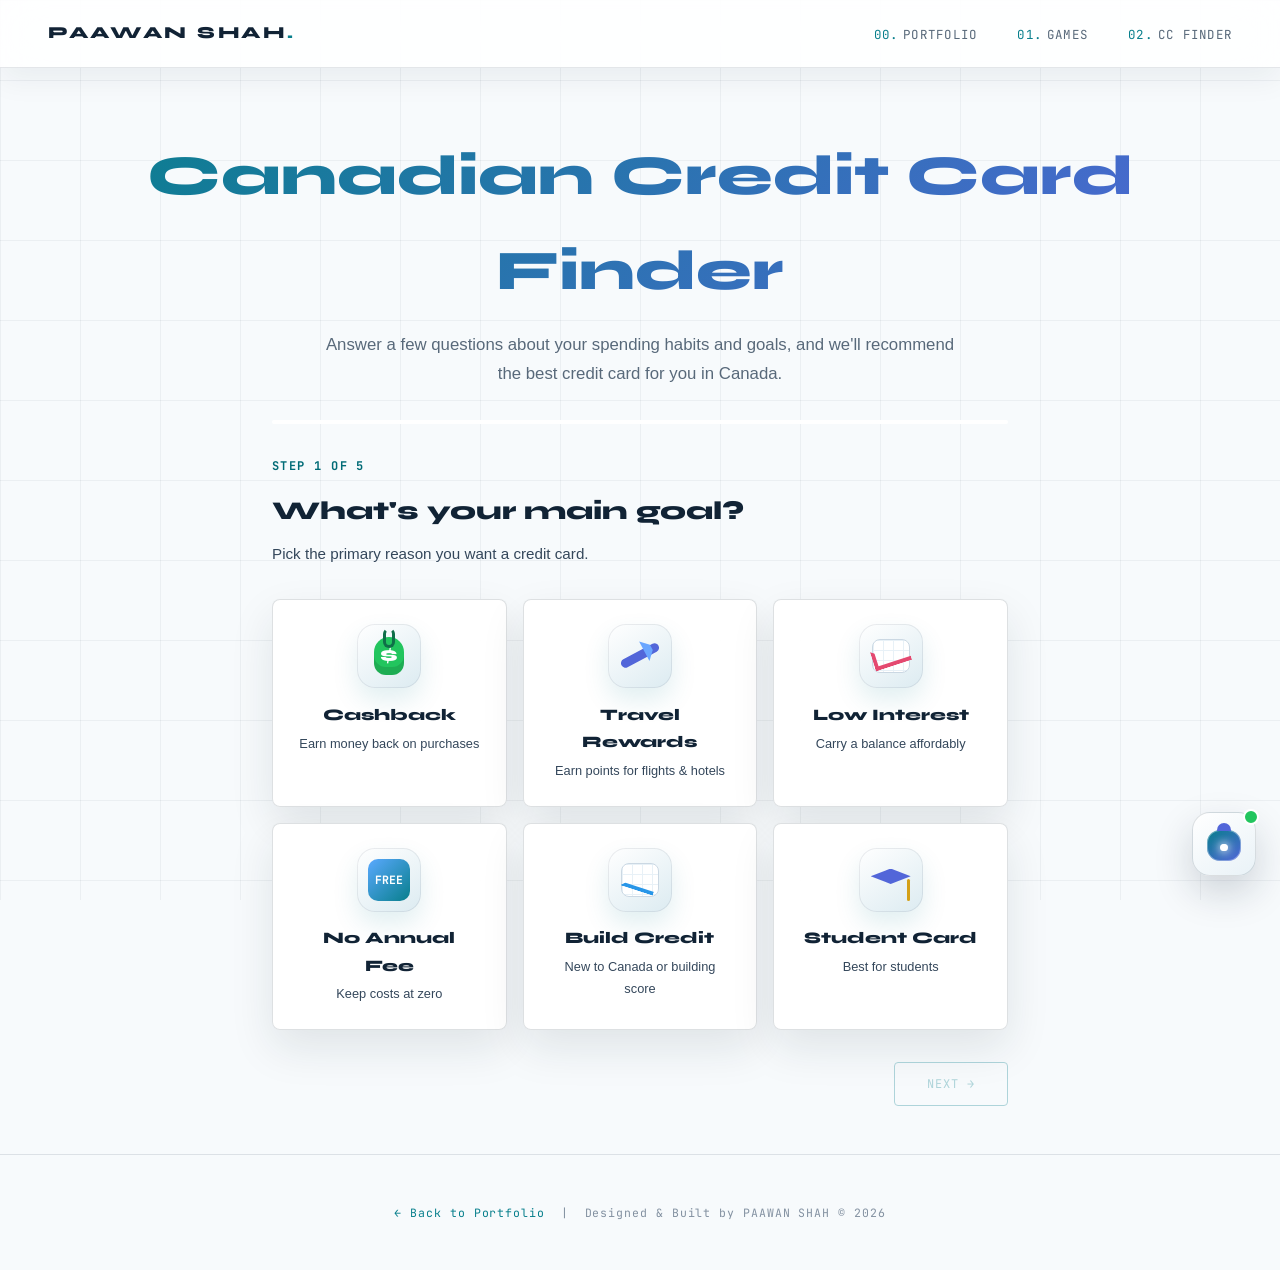
<file: credit-card-finder.html>
<!DOCTYPE html>
<html lang="en">
<head>
  <meta charset="UTF-8" />
  <meta name="viewport" content="width=device-width, initial-scale=1.0" />
  <title>Canadian Credit Card Finder — Paawan Shah</title>
  <meta name="description" content="Find the best Canadian credit card for your spending habits. Compare cashback, travel rewards, low interest, and no-fee cards." />
  <link rel="icon" type="image/svg+xml" href="favicon.svg" />
  <meta name="theme-color" content="#f7fafc" />
  <link rel="preconnect" href="https://fonts.googleapis.com">
  <link rel="preconnect" href="https://fonts.gstatic.com" crossorigin>
  <link href="https://fonts.googleapis.com/css2?family=Syne:wght@400;500;600;700;800&family=General+Sans:wght@300;400;500;600&family=JetBrains+Mono:wght@400;500&display=swap" rel="stylesheet">
  <style>
    :root {
      --bg-primary: #f7fafc; --bg-secondary: #edf4f7; --bg-card: #ffffff;
      --bg-card-hover: #f1f7fb; --text-primary: #112335; --text-secondary: #58697a;
      --text-muted: #8391a1; --accent: #087f8c; --accent-dim: rgba(8,127,140,0.1);
      --accent-glow: rgba(8,127,140,0.16); --accent-secondary: #5266d9;
      --border: rgba(17,35,53,0.11); --border-hover: rgba(17,35,53,0.22);
      --gradient-1: linear-gradient(135deg, #087f8c 0%, #5266d9 100%);
      --font-display: 'Syne', sans-serif; --font-body: 'General Sans', sans-serif;
      --font-mono: 'JetBrains Mono', monospace; --transition: cubic-bezier(0.16,1,0.3,1);
      --gold: #d4a017; --silver: #9aa6b2; --bronze: #b56b33;
    }
    *, *::before, *::after { margin:0; padding:0; box-sizing:border-box; }
    html { scroll-behavior: smooth; }
    body { font-family: var(--font-body); background: var(--bg-primary); color: var(--text-primary); line-height:1.7; overflow-x:hidden; -webkit-font-smoothing: antialiased; }
    ::selection { background: var(--accent); color: var(--bg-primary); }
    a { color: inherit; text-decoration: none; }

    .grid-bg { position:fixed; inset:0; background-image: linear-gradient(var(--border) 1px, transparent 1px), linear-gradient(90deg, var(--border) 1px, transparent 1px); background-size:80px 80px; opacity:0.45; pointer-events:none; z-index:-1; }

    nav { position:fixed; top:0; left:0; right:0; z-index:1000; padding:1.2rem 3rem; display:flex; justify-content:space-between; align-items:center; backdrop-filter:blur(20px) saturate(180%); background:rgba(255,255,255,0.84); border-bottom:1px solid var(--border); box-shadow:0 12px 30px rgba(17,35,53,0.06); }
    .nav-logo { font-family:var(--font-display); font-weight:800; font-size:1.05rem; letter-spacing:0.16em; text-transform:uppercase; }
    .nav-logo span { color: var(--accent); }
    .nav-links { display:flex; gap:2.5rem; list-style:none; }
    .nav-links a { font-family:var(--font-mono); font-size:0.78rem; text-transform:uppercase; letter-spacing:0.1em; color:var(--text-secondary); transition:color 0.3s ease; }
    .nav-links a:hover { color: var(--accent); }
    .nav-link-num { color: var(--accent); margin-right:0.3rem; }

    .page-header { padding:8rem 3rem 2rem; max-width:1400px; margin:0 auto; text-align:center; }
    .page-header h1 { font-family:var(--font-display); font-size:clamp(2rem,5vw,3.5rem); font-weight:800; background:var(--gradient-1); -webkit-background-clip:text; -webkit-text-fill-color:transparent; background-clip:text; margin-bottom:0.8rem; }
    .page-header p { color:var(--text-secondary); font-size:1.05rem; max-width:650px; margin:0 auto; }

    /* ========== WIZARD ========== */
    .wizard { max-width:800px; margin:2rem auto; padding:0 2rem; }
    .step { display:none; animation: fadeIn 0.4s ease; }
    .step.active { display: block; }
    @keyframes fadeIn { from { opacity:0; transform:translateY(15px); } to { opacity:1; transform:translateY(0); } }

    .step-counter { font-family:var(--font-mono); font-size:0.75rem; color:#006b76; text-transform:uppercase; letter-spacing:0.12em; margin-bottom:0.8rem; font-weight:700; }
    .step h2 { font-family:var(--font-display); font-size:1.6rem; font-weight:800; margin-bottom:0.5rem; color:#112335; }
    .step p.subtitle { color:#34475b; margin-bottom:2rem; font-size:0.95rem; }

    .options-grid { display:grid; grid-template-columns:repeat(auto-fit, minmax(200px, 1fr)); gap:1rem; margin-bottom:2rem; }
    .option-card {
      padding:1.5rem; background:rgba(255,255,255,0.96); border:1px solid rgba(17,35,53,0.14);
      border-radius:8px; cursor:pointer; transition:all 0.3s ease; text-align:center;
      box-shadow:0 18px 44px rgba(17,35,53,0.1);
    }
    .option-card:hover { border-color:var(--accent); transform:translateY(-2px); background:#ffffff; box-shadow:0 24px 54px rgba(8,127,140,0.14); }
    .option-card.selected { border-color:var(--accent); background:var(--accent-dim); box-shadow:0 0 20px var(--accent-glow); }
    .option-card .icon { font-size:2rem; margin:0 auto 0.8rem; }
    .option-card h3 { font-family:var(--font-display); font-size:1rem; font-weight:800; margin-bottom:0.3rem; color:#112335; }
    .option-card p { font-size:0.8rem; color:#34475b; }

    .motion-icon {
      width:64px; height:64px; border-radius:18px; display:grid; place-items:center;
      position:relative; overflow:hidden; background:linear-gradient(145deg,#ffffff,#dcebf1);
      box-shadow:inset 0 0 0 1px rgba(17,35,53,0.08), 0 12px 26px rgba(8,127,140,0.12);
    }
    .motion-icon::before, .motion-icon::after { content:''; position:absolute; display:block; }
    .mi-cash::before { content:'$'; width:30px; height:38px; border-radius:15px 15px 12px 12px; background:#22c55e; box-shadow:inset 0 -8px 0 rgba(0,0,0,0.12); animation:cashBounce 1.8s infinite ease-in-out; color:#fff; font-family:var(--font-display); font-weight:800; font-size:1.3rem; line-height:38px; text-align:center; }
    .mi-cash::after { width:12px; height:20px; border-radius:10px; border:3px solid #0f6f48; border-top-color:transparent; transform:translateY(-18px); animation:cashBounce 1.8s infinite ease-in-out; }
    .mi-travel::before { width:42px; height:9px; border-radius:999px; background:#5266d9; transform:rotate(-28deg); animation:planeFly 2.4s infinite ease-in-out; }
    .mi-travel::after { width:22px; height:22px; border-left:8px solid #6aa6ff; border-top:8px solid transparent; border-bottom:8px solid transparent; transform:translate(14px,-10px) rotate(-28deg); animation:planeFly 2.4s infinite ease-in-out; }
    .mi-low::before { width:38px; height:34px; border-radius:8px; background:linear-gradient(#e8f1f7 1px,transparent 1px),linear-gradient(90deg,#e8f1f7 1px,transparent 1px),#ffffff; background-size:10px 10px; border:1px solid #cbd8e3; }
    .mi-low::after { width:38px; height:20px; border-left:4px solid #e44970; border-bottom:4px solid #e44970; transform:rotate(-18deg); clip-path:polygon(0 0,35% 45%,60% 20%,100% 72%,100% 100%,0 100%); animation:lineDrop 2s infinite ease-in-out; }
    .mi-free::before { width:42px; height:42px; border-radius:10px; background:linear-gradient(135deg,#5aa9ff,#087f8c); animation:freePulse 2s infinite ease-in-out; }
    .mi-free::after { content:'FREE'; color:#fff; font-family:var(--font-mono); font-size:0.72rem; font-weight:700; letter-spacing:0; }
    .mi-build::before { width:38px; height:34px; border-radius:8px; background:linear-gradient(#e8f1f7 1px,transparent 1px),linear-gradient(90deg,#e8f1f7 1px,transparent 1px),#ffffff; background-size:10px 10px; border:1px solid #cbd8e3; }
    .mi-build::after { width:34px; height:22px; border-left:4px solid #2896e8; border-bottom:4px solid #2896e8; transform:rotate(18deg); clip-path:polygon(0 100%,30% 55%,58% 70%,100% 0,100% 100%); animation:lineRise 2s infinite ease-in-out; }
    .mi-student::before { width:40px; height:22px; background:#5266d9; clip-path:polygon(50% 0,100% 35%,50% 70%,0 35%); animation:capTilt 2.2s infinite ease-in-out; }
    .mi-student::after { width:3px; height:22px; background:#d4a017; transform:translate(18px,10px); border-radius:999px; animation:tasselSwing 2.2s infinite ease-in-out; transform-origin:top; }
    .mi-fee-low::before { width:34px; height:42px; border-radius:10px; background:#22c55e; transform:rotate(-4deg); animation:cashBounce 2s infinite ease-in-out; }
    .mi-fee-low::after { content:'$'; color:#fff; font-family:var(--font-display); font-size:1.5rem; font-weight:800; }
    .mi-premium::before { width:38px; height:28px; background:linear-gradient(135deg,#98d9ff,#5266d9); clip-path:polygon(50% 0,100% 35%,78% 100%,22% 100%,0 35%); animation:shine 2.3s infinite ease-in-out; }
    .mi-ultra::before { width:42px; height:42px; border-radius:50%; background:radial-gradient(circle,#fff 0 18%,#d4a017 20% 48%,#f6e09a 50%); animation:shine 2.1s infinite ease-in-out; }
    .mi-crown::before { width:44px; height:34px; background:linear-gradient(135deg,#d4a017,#ffd166); clip-path:polygon(0 35%,20% 65%,35% 25%,50% 65%,68% 25%,82% 65%,100% 35%,88% 100%,12% 100%); animation:crownFloat 2.2s infinite ease-in-out; }
    .mi-star::before { width:44px; height:44px; background:#ffd166; clip-path:polygon(50% 0,61% 36%,98% 36%,68% 57%,79% 92%,50% 70%,21% 92%,32% 57%,2% 36%,39% 36%); animation:shine 1.9s infinite ease-in-out; }
    .mi-thumbs::before { width:36px; height:36px; border-radius:10px; background:#087f8c; transform:rotate(-8deg); animation:freePulse 2s infinite ease-in-out; }
    .mi-thumbs::after { width:18px; height:30px; border-radius:9px 9px 4px 4px; background:#22c55e; transform:translate(-6px,-7px) rotate(-18deg); }
    .mi-cycle::before { width:38px; height:38px; border:6px solid #5266d9; border-right-color:transparent; border-radius:50%; animation:spinSoft 2s infinite linear; }
    .mi-tools::before { width:38px; height:10px; border-radius:999px; background:#5266d9; transform:rotate(45deg); animation:toolLift 1.8s infinite ease-in-out; }
    .mi-tools::after { width:22px; height:22px; border:5px solid #087f8c; border-radius:6px; transform:translate(11px,-11px) rotate(45deg); animation:toolLift 1.8s infinite ease-in-out; }
    @keyframes cashBounce { 0%,100%{transform:translateY(0)} 50%{transform:translateY(-7px)} }
    @keyframes planeFly { 0%,100%{transform:translateX(-5px) rotate(-28deg)} 50%{transform:translateX(8px) translateY(-5px) rotate(-18deg)} }
    @keyframes lineDrop { 0%,100%{transform:translateY(-3px) rotate(-18deg)} 50%{transform:translateY(5px) rotate(-18deg)} }
    @keyframes lineRise { 0%,100%{transform:translateY(5px) rotate(18deg)} 50%{transform:translateY(-4px) rotate(18deg)} }
    @keyframes freePulse { 0%,100%{transform:scale(1)} 50%{transform:scale(1.08)} }
    @keyframes capTilt { 0%,100%{transform:rotate(-4deg)} 50%{transform:rotate(6deg) translateY(-3px)} }
    @keyframes tasselSwing { 0%,100%{transform:translate(18px,10px) rotate(-12deg)} 50%{transform:translate(18px,10px) rotate(12deg)} }
    @keyframes shine { 0%,100%{transform:scale(1); filter:brightness(1)} 50%{transform:scale(1.08); filter:brightness(1.18)} }
    @keyframes crownFloat { 0%,100%{transform:translateY(0)} 50%{transform:translateY(-5px)} }
    @keyframes spinSoft { to{transform:rotate(360deg)} }
    @keyframes toolLift { 0%,100%{transform:translateY(0) rotate(45deg)} 50%{transform:translateY(-5px) rotate(35deg)} }

    .slider-group { margin-bottom:2rem; }
    .slider-label { display:flex; justify-content:space-between; align-items:center; margin-bottom:0.8rem; }
    .slider-label span { font-family:var(--font-mono); font-size:0.8rem; color:var(--text-secondary); }
    .slider-label .value { color:var(--accent); font-weight:600; font-size:1.1rem; }
    input[type="range"] {
      width:100%; -webkit-appearance:none; height:6px; background:var(--bg-card);
      border-radius:3px; outline:none; border:1px solid var(--border);
    }
    input[type="range"]::-webkit-slider-thumb { -webkit-appearance:none; width:22px; height:22px; border-radius:50%; background:var(--accent); cursor:pointer; border:3px solid var(--bg-primary); }

    .checkbox-grid { display:grid; grid-template-columns:repeat(auto-fit, minmax(180px, 1fr)); gap:0.8rem; margin-bottom:2rem; }
    .checkbox-item {
      display:flex; align-items:center; gap:0.8rem; padding:0.8rem 1rem;
      background:var(--bg-card); border:1px solid var(--border); border-radius:6px;
      cursor:pointer; transition:all 0.3s ease; font-size:0.9rem;
    }
    .checkbox-item:hover { border-color:var(--accent); }
    .checkbox-item.checked { border-color:var(--accent); background:var(--accent-dim); }
    .checkbox-item .check { width:18px; height:18px; border:2px solid var(--border); border-radius:4px; display:flex; align-items:center; justify-content:center; font-size:0.7rem; color:var(--accent); transition:all 0.2s; }
    .checkbox-item.checked .check { border-color:var(--accent); background:var(--accent-dim); }

    .wizard-nav { display:flex; justify-content:space-between; margin-top:2rem; }
    .btn { font-family:var(--font-mono); font-size:0.75rem; letter-spacing:0.08em; text-transform:uppercase; padding:0.8rem 2rem; border:1px solid var(--accent); color:var(--accent); background:transparent; cursor:pointer; transition:all 0.3s ease; border-radius:4px; }
    .btn:hover { background:var(--accent); color:var(--bg-primary); }
    .btn:disabled { opacity:0.3; cursor:not-allowed; }
    .btn:disabled:hover { background:transparent; color:var(--accent); }
    .btn-back { border-color:var(--border); color:var(--text-secondary); }
    .btn-back:hover { border-color:var(--text-secondary); color:var(--text-primary); background:transparent; }

    /* Progress bar */
    .progress-bar { max-width:800px; margin:0 auto 2rem; padding:0 2rem; }
    .progress-track { height:4px; background:var(--bg-card); border-radius:2px; overflow:hidden; }
    .progress-fill { height:100%; background:var(--gradient-1); transition:width 0.4s var(--transition); border-radius:2px; }

    /* ========== RESULTS ========== */
    .results { max-width:900px; margin:0 auto; padding:0 2rem; display:none; }
    .results.active { display:block; animation:fadeIn 0.6s ease; }
    .results-header { text-align:center; margin-bottom:3rem; }
    .results-header h2 { font-family:var(--font-display); font-size:2rem; font-weight:800; margin-bottom:0.5rem; }
    .results-header p { color:var(--text-secondary); }

    .recommendation-card {
      background:var(--bg-card); border:1px solid var(--border); border-radius:12px;
      padding:2rem; margin-bottom:1.5rem; transition:all 0.4s ease;
      position:relative; overflow:hidden;
      box-shadow:0 18px 42px rgba(17,35,53,0.08);
    }
    .recommendation-card.rank-1 { border-color:var(--accent); }
    .recommendation-card.rank-1::before { content:''; position:absolute; top:0; left:0; right:0; height:3px; background:var(--gradient-1); }
    .recommendation-card.rank-2 { border-color:var(--silver); }
    .recommendation-card.rank-3 { border-color:var(--bronze); }
    .recommendation-card.rank-4, .recommendation-card.rank-5 { border-color:var(--border-hover); }

    /* Credit card visual */
    .cc-visual {
      width:280px; height:176px; border-radius:14px; padding:1.2rem 1.4rem;
      display:flex; flex-direction:column; justify-content:space-between;
      position:relative; overflow:hidden; margin-bottom:1.2rem;
      box-shadow:0 18px 40px rgba(17,35,53,0.18);
      font-family:var(--font-body);
    }
    .cc-visual::before {
      content:''; position:absolute; top:-30%; right:-20%;
      width:60%; height:120%; border-radius:50%;
      background:rgba(255,255,255,0.07);
    }
    .cc-chip {
      width:36px; height:28px; border-radius:5px;
      background:linear-gradient(135deg, #e8c547 0%, #c9a628 50%, #e8c547 100%);
      border:1px solid rgba(0,0,0,0.15);
    }
    .cc-chip-lines { width:100%; height:100%; opacity:0.3;
      background:repeating-linear-gradient(90deg, transparent, transparent 6px, rgba(0,0,0,0.2) 6px, rgba(0,0,0,0.2) 7px);
    }
    .cc-network { position:absolute; top:1.2rem; right:1.4rem; font-size:0.7rem;
      font-weight:700; letter-spacing:0.05em; color:rgba(255,255,255,0.8); text-transform:uppercase; }
    .cc-name { font-size:0.85rem; font-weight:600; color:rgba(255,255,255,0.95); letter-spacing:0.02em; }
    .cc-issuer { font-size:0.65rem; color:rgba(255,255,255,0.55); letter-spacing:0.04em; }
    .cc-dots { font-family:var(--font-mono); font-size:0.8rem; color:rgba(255,255,255,0.5); letter-spacing:0.2em; }

    @media (max-width:768px) {
      .cc-visual { width:240px; height:152px; padding:1rem 1.2rem; }
    }

    .card-rank {
      position:absolute; top:1.5rem; right:1.5rem;
      width:40px; height:40px; border-radius:50%;
      display:flex; align-items:center; justify-content:center;
      font-family:var(--font-display); font-weight:800; font-size:1.1rem;
    }
    .rank-1 .card-rank { background:var(--accent); color:var(--bg-primary); }
    .rank-2 .card-rank { background:var(--silver); color:var(--bg-primary); }
    .rank-3 .card-rank { background:var(--bronze); color:var(--bg-primary); }
    .rank-4 .card-rank, .rank-5 .card-rank { background:var(--bg-secondary); color:var(--text-secondary); border:1px solid var(--border); }

    .card-badge {
      display:inline-block; font-family:var(--font-mono); font-size:0.65rem;
      text-transform:uppercase; letter-spacing:0.1em; padding:0.3rem 0.8rem;
      border-radius:3px; margin-bottom:1rem;
    }
    .rank-1 .card-badge { background:var(--accent-dim); color:var(--accent); }
    .rank-2 .card-badge { background:rgba(192,192,192,0.1); color:var(--silver); }
    .rank-3 .card-badge { background:rgba(205,127,50,0.1); color:var(--bronze); }
    .rank-4 .card-badge, .rank-5 .card-badge { background:rgba(17,35,53,0.05); color:var(--text-secondary); }

    .card-name { font-family:var(--font-display); font-size:1.4rem; font-weight:700; margin-bottom:0.3rem; }
    .card-issuer { color:var(--text-muted); font-size:0.9rem; margin-bottom:1.2rem; }

    .card-highlights { display:grid; grid-template-columns:repeat(auto-fit, minmax(140px, 1fr)); gap:1rem; margin-bottom:1.5rem; }
    .highlight { padding:0.8rem; background:var(--bg-secondary); border-radius:6px; text-align:center; }
    .highlight-value { font-family:var(--font-display); font-size:1.3rem; font-weight:800; color:var(--accent); }
    .highlight-label { font-family:var(--font-mono); font-size:0.6rem; text-transform:uppercase; letter-spacing:0.08em; color:var(--text-muted); margin-top:0.2rem; }

    .card-reason { padding:1rem; background:var(--accent-dim); border-radius:6px; border-left:3px solid var(--accent); margin-bottom:1rem; }
    .card-reason strong { color:var(--accent); font-size:0.85rem; display:block; margin-bottom:0.3rem; font-family:var(--font-mono); text-transform:uppercase; letter-spacing:0.05em; }
    .card-reason p { color:var(--text-secondary); font-size:0.9rem; }

    .card-pros { display:flex; flex-wrap:wrap; gap:0.5rem; }
    .pro-tag { font-family:var(--font-mono); font-size:0.7rem; padding:0.3rem 0.7rem; background:var(--bg-secondary); color:var(--text-secondary); border-radius:3px; }

    .comparison-table { width:100%; border-collapse:collapse; margin:2rem 0; font-size:0.85rem; }
    .comparison-table th { font-family:var(--font-mono); font-size:0.7rem; text-transform:uppercase; letter-spacing:0.08em; color:var(--accent); padding:1rem; text-align:left; border-bottom:1px solid var(--border); }
    .comparison-table td { padding:0.8rem 1rem; border-bottom:1px solid var(--border); color:var(--text-secondary); }
    .comparison-table tr:hover td { color:var(--text-primary); }
    .comparison-table .winner { color:var(--accent); font-weight:600; }

    .restart-section { text-align:center; margin:3rem 0; }

    footer { padding:3rem; text-align:center; border-top:1px solid var(--border); margin-top:3rem; }
    footer p { font-family:var(--font-mono); font-size:0.72rem; color:var(--text-muted); letter-spacing:0.08em; }

    .disclaimer { max-width:700px; margin:2rem auto; padding:1.5rem; background:var(--bg-card); border:1px solid var(--border); border-radius:8px; font-size:0.8rem; color:var(--text-muted); text-align:center; }

    .menu-toggle { display:none; background:none; border:none; cursor:pointer; width:30px; height:20px; position:relative; z-index:1001; }
    .menu-toggle span { display:block; width:100%; height:2px; background:var(--text-primary); position:absolute; left:0; transition:all 0.3s ease; }
    .menu-toggle span:nth-child(1) { top:0; }
    .menu-toggle span:nth-child(2) { top:9px; }
    .menu-toggle span:nth-child(3) { top:18px; }
    .menu-toggle.active span:nth-child(1) { top:9px; transform:rotate(45deg); }
    .menu-toggle.active span:nth-child(2) { opacity:0; }
    .menu-toggle.active span:nth-child(3) { top:9px; transform:rotate(-45deg); }

    @media (max-width:768px) {
      nav { padding:1rem 1.5rem; }
      .nav-links { position:fixed; inset:0; background:rgba(255,255,255,0.97); flex-direction:column; justify-content:center; align-items:center; gap:2rem; transform:translateX(100%); transition:transform 0.5s var(--transition); }
      .nav-links.open { transform:translateX(0); }
      .menu-toggle { display:block; }

      /* Full-screen app-like wizard on mobile */
      .page-header { padding:5.5rem 1.2rem 1rem; }
      .page-header h1 { font-size:1.7rem; line-height:1.2; }
      .page-header p { font-size:0.85rem; line-height:1.5; }

      .progress-bar { padding:0 1.2rem; margin-bottom:1rem; position:sticky; top:56px; z-index:99; background:var(--bg-primary); padding-top:0.5rem; padding-bottom:0.5rem; }

      .wizard { padding:0 1.2rem; max-width:100%; }
      .step h2 { font-size:1.25rem; line-height:1.3; }
      .step p.subtitle { font-size:0.85rem; margin-bottom:1.2rem; }

      /* Single-column option cards — larger touch targets */
      .options-grid { grid-template-columns:1fr; gap:0.7rem; margin-bottom:1.2rem; }
      .option-card { padding:1rem 1.2rem; display:flex; align-items:center; gap:1rem; text-align:left; }
      .option-card .icon { font-size:1.6rem; margin-bottom:0; flex-shrink:0; }
      .motion-icon { width:54px; height:54px; border-radius:16px; }
      .option-card h3 { font-size:0.95rem; margin-bottom:0.1rem; }
      .option-card p { font-size:0.75rem; }

      /* Checkbox items — full width, comfortable tapping */
      .checkbox-grid { grid-template-columns:1fr; gap:0.6rem; }
      .checkbox-item { padding:0.9rem 1rem; font-size:0.88rem; }

      /* Slider — bigger thumb for mobile */
      input[type="range"]::-webkit-slider-thumb { width:28px; height:28px; }
      .slider-label .value { font-size:1.3rem; }

      /* Fixed bottom nav for wizard steps */
      .wizard-nav {
        position:sticky; bottom:0; left:0; right:0;
        background:linear-gradient(to top, var(--bg-primary) 70%, transparent);
        padding:1.2rem 0 1.5rem; margin-top:1rem;
        z-index:50;
      }
      .btn { padding:0.9rem 1.8rem; font-size:0.8rem; width:auto; min-width:120px; }

      /* Results on mobile */
      .results { padding:0 1.2rem; }
      .results-header h2 { font-size:1.4rem; }
      .results-header p { font-size:0.82rem; }

      .recommendation-card { padding:1.2rem; margin-bottom:1rem; }
      .cc-visual { width:100%; max-width:300px; height:auto; aspect-ratio:1.6/1; padding:1rem 1.2rem; margin:0 auto 1rem; }
      .cc-name { font-size:0.78rem; }
      .cc-issuer { font-size:0.6rem; }
      .cc-dots { font-size:0.7rem; }

      .card-rank { width:32px; height:32px; font-size:0.9rem; top:1rem; right:1rem; }
      .card-badge { font-size:0.6rem; margin-bottom:0.7rem; }
      .card-name { font-size:1.1rem; }
      .card-issuer { font-size:0.8rem; margin-bottom:0.8rem; }

      .card-highlights { grid-template-columns:1fr 1fr; gap:0.6rem; margin-bottom:1rem; }
      .highlight { padding:0.6rem; }
      .highlight-value { font-size:1rem; }
      .highlight-label { font-size:0.55rem; }

      .card-reason { padding:0.8rem; margin-bottom:0.8rem; }
      .card-reason strong { font-size:0.75rem; }
      .card-reason p { font-size:0.82rem; }

      .pro-tag { font-size:0.65rem; padding:0.25rem 0.6rem; }

      /* Comparison table scrollable on mobile */
      .comparison-table { font-size:0.7rem; }
      .comparison-table th, .comparison-table td { padding:0.4rem 0.5rem; white-space:nowrap; }

      .disclaimer { font-size:0.72rem; padding:1rem; }
      .restart-section { margin:2rem 0; }
    }

    /* Extra small phones */
    @media (max-width:380px) {
      .page-header { padding:5rem 1rem 0.8rem; }
      .page-header h1 { font-size:1.4rem; }
      .wizard { padding:0 1rem; }
      .options-grid { gap:0.5rem; }
      .option-card { padding:0.8rem 1rem; }
      .option-card .icon { font-size:1.3rem; }
      .option-card h3 { font-size:0.88rem; }
      .btn { padding:0.8rem 1.4rem; font-size:0.72rem; }
      .cc-visual { max-width:260px; }
    }
  </style>
</head>
<body>
  <div class="grid-bg"></div>

  <nav>
    <a href="/" class="nav-logo">PAAWAN SHAH<span>.</span></a>
    <ul class="nav-links" id="navLinks">
      <li><a href="https://paawanshah99.com"><span class="nav-link-num">00.</span>Portfolio</a></li>
      <li><a href="https://paawanshah99.com/games.html"><span class="nav-link-num">01.</span>Games</a></li>
      <li><a href="/"><span class="nav-link-num">02.</span>CC Finder</a></li>
    </ul>
    <button class="menu-toggle" id="menuToggle" aria-label="Toggle menu">
      <span></span><span></span><span></span>
    </button>
  </nav>

  <div class="page-header">
    <h1>Canadian Credit Card Finder</h1>
    <p>Answer a few questions about your spending habits and goals, and we'll recommend the best credit card for you in Canada.</p>
  </div>

  <div class="progress-bar">
    <div class="progress-track"><div class="progress-fill" id="progressFill" style="width:0%"></div></div>
  </div>

  <!-- ========== WIZARD ========== -->
  <div class="wizard" id="wizard">

    <!-- Step 1: Main Goal -->
    <div class="step active" data-step="1">
      <div class="step-counter">Step 1 of 5</div>
      <h2>What's your main goal?</h2>
      <p class="subtitle">Pick the primary reason you want a credit card.</p>
      <div class="options-grid" id="goalOptions">
        <div class="option-card" data-value="cashback" onclick="selectOption(this,'goal')">
          <div class="icon motion-icon mi-cash" aria-hidden="true"></div><h3>Cashback</h3><p>Earn money back on purchases</p>
        </div>
        <div class="option-card" data-value="travel" onclick="selectOption(this,'goal')">
          <div class="icon motion-icon mi-travel" aria-hidden="true"></div><h3>Travel Rewards</h3><p>Earn points for flights & hotels</p>
        </div>
        <div class="option-card" data-value="low_interest" onclick="selectOption(this,'goal')">
          <div class="icon motion-icon mi-low" aria-hidden="true"></div><h3>Low Interest</h3><p>Carry a balance affordably</p>
        </div>
        <div class="option-card" data-value="no_fee" onclick="selectOption(this,'goal')">
          <div class="icon motion-icon mi-free" aria-hidden="true"></div><h3>No Annual Fee</h3><p>Keep costs at zero</p>
        </div>
        <div class="option-card" data-value="build_credit" onclick="selectOption(this,'goal')">
          <div class="icon motion-icon mi-build" aria-hidden="true"></div><h3>Build Credit</h3><p>New to Canada or building score</p>
        </div>
        <div class="option-card" data-value="student" onclick="selectOption(this,'goal')">
          <div class="icon motion-icon mi-student" aria-hidden="true"></div><h3>Student Card</h3><p>Best for students</p>
        </div>
      </div>
      <div class="wizard-nav"><div></div><button class="btn" id="nextBtn1" disabled onclick="nextStep(2)">Next &rarr;</button></div>
    </div>

    <!-- Step 2: Monthly Spend -->
    <div class="step" data-step="2">
      <div class="step-counter">Step 2 of 5</div>
      <h2>How much do you spend monthly?</h2>
      <p class="subtitle">Your total estimated monthly spending across all categories.</p>
      <div class="slider-group">
        <div class="slider-label"><span>Monthly Spending</span><span class="value" id="spendValue">$1,500</span></div>
        <input type="range" min="300" max="10000" step="100" value="1500" id="spendSlider" oninput="updateSpend(this.value)">
      </div>
      <div class="wizard-nav"><button class="btn btn-back" onclick="prevStep(1)">&larr; Back</button><button class="btn" onclick="nextStep(3)">Next &rarr;</button></div>
    </div>

    <!-- Step 3: Spending Categories -->
    <div class="step" data-step="3">
      <div class="step-counter">Step 3 of 5</div>
      <h2>Where do you spend the most?</h2>
      <p class="subtitle">Select your top 2-3 spending categories.</p>
      <div class="checkbox-grid" id="categoryOptions">
        <div class="checkbox-item" data-value="groceries" onclick="toggleCheck(this)"><div class="check"></div>🛒 Groceries</div>
        <div class="checkbox-item" data-value="dining" onclick="toggleCheck(this)"><div class="check"></div>🍔 Dining & Food</div>
        <div class="checkbox-item" data-value="gas" onclick="toggleCheck(this)"><div class="check"></div>⛽ Gas & Transport</div>
        <div class="checkbox-item" data-value="travel" onclick="toggleCheck(this)"><div class="check"></div>✈️ Travel & Hotels</div>
        <div class="checkbox-item" data-value="online" onclick="toggleCheck(this)"><div class="check"></div>🛍️ Online Shopping</div>
        <div class="checkbox-item" data-value="bills" onclick="toggleCheck(this)"><div class="check"></div>📱 Bills & Subscriptions</div>
        <div class="checkbox-item" data-value="entertainment" onclick="toggleCheck(this)"><div class="check"></div>🎬 Entertainment</div>
        <div class="checkbox-item" data-value="general" onclick="toggleCheck(this)"><div class="check"></div>💳 General / Everything</div>
      </div>
      <div class="wizard-nav"><button class="btn btn-back" onclick="prevStep(2)">&larr; Back</button><button class="btn" id="nextBtn3" disabled onclick="nextStep(4)">Next &rarr;</button></div>
    </div>

    <!-- Step 4: Annual Fee Preference -->
    <div class="step" data-step="4">
      <div class="step-counter">Step 4 of 5</div>
      <h2>What annual fee are you comfortable with?</h2>
      <p class="subtitle">Higher-fee cards often deliver better rewards if you spend enough.</p>
      <div class="options-grid" id="feeOptions">
        <div class="option-card" data-value="0" onclick="selectOption(this,'fee')">
          <div class="icon motion-icon mi-free" aria-hidden="true"></div><h3>$0 / No Fee</h3><p>Keep it free</p>
        </div>
        <div class="option-card" data-value="120" onclick="selectOption(this,'fee')">
          <div class="icon motion-icon mi-fee-low" aria-hidden="true"></div><h3>Up to $120/yr</h3><p>Worth it for better rewards</p>
        </div>
        <div class="option-card" data-value="200" onclick="selectOption(this,'fee')">
          <div class="icon motion-icon mi-premium" aria-hidden="true"></div><h3>$120-$200/yr</h3><p>Premium rewards & perks</p>
        </div>
        <div class="option-card" data-value="400" onclick="selectOption(this,'fee')">
          <div class="icon motion-icon mi-ultra" aria-hidden="true"></div><h3>$200-$400/yr</h3><p>Top-tier premium cards</p>
        </div>
        <div class="option-card" data-value="999" onclick="selectOption(this,'fee')">
          <div class="icon motion-icon mi-crown" aria-hidden="true"></div><h3>No Limit</h3><p>Best card regardless of fee</p>
        </div>
      </div>
      <div class="wizard-nav"><button class="btn btn-back" onclick="prevStep(3)">&larr; Back</button><button class="btn" id="nextBtn4" disabled onclick="nextStep(5)">Next &rarr;</button></div>
    </div>

    <!-- Step 5: Credit Score -->
    <div class="step" data-step="5">
      <div class="step-counter">Step 5 of 5</div>
      <h2>What's your credit score range?</h2>
      <p class="subtitle">This helps us recommend cards you're likely to be approved for.</p>
      <div class="options-grid" id="creditOptions">
        <div class="option-card" data-value="excellent" onclick="selectOption(this,'credit')">
          <div class="icon motion-icon mi-star" aria-hidden="true"></div><h3>Excellent (750+)</h3><p>Top-tier cards available</p>
        </div>
        <div class="option-card" data-value="good" onclick="selectOption(this,'credit')">
          <div class="icon motion-icon mi-thumbs" aria-hidden="true"></div><h3>Good (660-749)</h3><p>Most cards available</p>
        </div>
        <div class="option-card" data-value="fair" onclick="selectOption(this,'credit')">
          <div class="icon motion-icon mi-cycle" aria-hidden="true"></div><h3>Fair (560-659)</h3><p>Some limitations</p>
        </div>
        <div class="option-card" data-value="building" onclick="selectOption(this,'credit')">
          <div class="icon motion-icon mi-tools" aria-hidden="true"></div><h3>Building / New</h3><p>New to credit or Canada</p>
        </div>
      </div>
      <div class="wizard-nav"><button class="btn btn-back" onclick="prevStep(4)">&larr; Back</button><button class="btn" onclick="showResults()">Find My Card &rarr;</button></div>
    </div>
  </div>

  <!-- ========== RESULTS ========== -->
  <div class="results" id="results"></div>

  <footer>
    <p><a href="https://paawanshah99.com" style="color:var(--accent);">&larr; Back to Portfolio</a> &nbsp;|&nbsp; Designed & Built by PAAWAN SHAH &copy; 2026</p>
  </footer>

  <script>
    // Mobile Menu
    const menuToggle = document.getElementById('menuToggle');
    const navLinks = document.getElementById('navLinks');
    menuToggle.addEventListener('click', () => { menuToggle.classList.toggle('active'); navLinks.classList.toggle('open'); });
    navLinks.querySelectorAll('a').forEach(l => l.addEventListener('click', () => { menuToggle.classList.remove('active'); navLinks.classList.remove('open'); }));

    // ========== WIZARD STATE ==========
    const state = { goal: null, spend: 1500, categories: [], fee: null, credit: null };

    function selectOption(el, key) {
      const parent = el.parentElement;
      parent.querySelectorAll('.option-card').forEach(c => c.classList.remove('selected'));
      el.classList.add('selected');
      state[key] = el.dataset.value;
      // Enable next button
      const step = el.closest('.step').dataset.step;
      const btn = document.getElementById('nextBtn' + step);
      if (btn) btn.disabled = false;
    }

    function toggleCheck(el) {
      el.classList.toggle('checked');
      const val = el.dataset.value;
      if (el.classList.contains('checked')) {
        el.querySelector('.check').textContent = '✓';
        if (!state.categories.includes(val)) state.categories.push(val);
      } else {
        el.querySelector('.check').textContent = '';
        state.categories = state.categories.filter(c => c !== val);
      }
      const btn = document.getElementById('nextBtn3');
      btn.disabled = state.categories.length === 0;
    }

    function updateSpend(val) {
      state.spend = parseInt(val);
      document.getElementById('spendValue').textContent = '$' + parseInt(val).toLocaleString();
    }

    function nextStep(n) {
      document.querySelectorAll('.step').forEach(s => s.classList.remove('active'));
      document.querySelector(`.step[data-step="${n}"]`).classList.add('active');
      document.getElementById('progressFill').style.width = ((n-1)/5 * 100) + '%';
      window.scrollTo({ top: 0, behavior: 'smooth' });
    }

    function prevStep(n) {
      document.querySelectorAll('.step').forEach(s => s.classList.remove('active'));
      document.querySelector(`.step[data-step="${n}"]`).classList.add('active');
      document.getElementById('progressFill').style.width = ((n-1)/5 * 100) + '%';
    }

    // ========== CREDIT CARD DATABASE ==========
    let cards = [];
    let cardDatabaseMeta = null;
    const cardsLoadPromise = loadCreditCardDatabase();

    function normalizeCard(card) {
      return {
        ...card,
        annualFee: Number(card.annualFee || 0),
        interestRate: Number(card.interestRate || 0),
        cashbackBase: Number(card.cashbackBase || 0),
        cashbackBonus: Number(card.cashbackBonus || 0),
        bestFor: Array.isArray(card.bestFor) ? card.bestFor : [],
        idealSpend: Array.isArray(card.idealSpend) ? card.idealSpend : [],
        bonusCategories: Array.isArray(card.bonusCategories) ? card.bonusCategories : [],
        insurances: Array.isArray(card.insurances) ? card.insurances : [],
        pros: Array.isArray(card.pros) ? card.pros : [],
        cons: Array.isArray(card.cons) ? card.cons : []
      };
    }

    async function loadCreditCardDatabase() {
      try {
        const response = await fetch('data/credit-cards.json', { cache: 'no-store' });
        if (!response.ok) throw new Error(`Card data returned HTTP ${response.status}`);
        const payload = await response.json();
        if (!payload || !Array.isArray(payload.cards)) throw new Error('Card data is missing a cards array.');
        cards = payload.cards.map(normalizeCard);
        cardDatabaseMeta = payload;
        return cards;
      } catch (error) {
        console.error('Unable to load credit card database:', error);
        cards = [];
        cardDatabaseMeta = null;
        return [];
      }
    }

    function escapeHtml(value) {
      return String(value ?? '').replace(/[&<>'"]/g, char => ({
        '&': '&amp;', '<': '&lt;', '>': '&gt;', "'": '&#39;', '"': '&quot;'
      }[char]));
    }

    function safeGradient(value) {
      const text = String(value || '');
      return /^linear-gradient\([#%.,\-\s\w()]+\)$/.test(text) ? text : 'linear-gradient(135deg,#333 0%,#111 100%)';
    }
    // ========== SCORING ENGINE ==========
    function scoreCard(card) {
      let score = 0;

      // 1. Goal alignment (40 points max)
      if (card.bestFor.includes(state.goal)) score += 40;
      else if (state.goal === 'cashback' && card.rewardType === 'cashback') score += 25;
      else if (state.goal === 'travel' && card.rewardType === 'points') score += 25;
      else score += 5;

      // 2. Category match (25 points max)
      const catOverlap = state.categories.filter(c => card.idealSpend.includes(c)).length;
      score += (catOverlap / Math.max(state.categories.length, 1)) * 25;

      // 3. Annual fee fit (15 points max)
      if (state.fee === '0' && card.annualFee === 0) score += 15;
      else if (state.fee === '0' && card.annualFee > 0) score -= 10;
      else if (state.fee === '120' && card.annualFee <= 120) score += 12;
      else if (state.fee === '200' && card.annualFee <= 200) score += 12;
      else if (state.fee === '400' && card.annualFee <= 400) score += 12;
      else if (state.fee === '999') score += 10;
      else if (card.annualFee <= parseInt(state.fee)) score += 10;

      // 4. Credit score eligibility (15 points max)
      const creditLevels = { building: 0, fair: 1, good: 2, excellent: 3 };
      const minLevels = { building: 0, fair: 1, good: 2, excellent: 3 };
      const userLevel = creditLevels[state.credit] || 0;
      const cardMinLevel = minLevels[card.minCredit] || 0;
      if (userLevel >= cardMinLevel) score += 15;
      else score -= 20; // big penalty for cards they likely won't qualify for

      // 5. Spend value (5 points max)
      if (state.spend >= 3000 && card.annualFee > 0 && card.cashbackBonus >= 3) score += 5;
      else if (state.spend < 1000 && card.annualFee === 0) score += 5;
      else score += 2;

      return Math.max(0, score);
    }

    function generateReason(card, rank) {
      const reasons = [];

      if (card.bestFor.includes(state.goal)) {
        const goalNames = { cashback:'cashback rewards', travel:'travel rewards', low_interest:'low interest rates', no_fee:'no annual fee', build_credit:'building credit', student:'student needs' };
        reasons.push(`This card directly aligns with your goal of ${goalNames[state.goal] || state.goal}.`);
      }

      const catMatch = state.categories.filter(c => card.idealSpend.includes(c));
      if (catMatch.length > 0) {
        const catNames = { groceries:'groceries', dining:'dining', gas:'gas/transport', travel:'travel', online:'online shopping', bills:'bills', entertainment:'entertainment', general:'everyday spending' };
        reasons.push(`It offers strong rewards in your top spending areas: ${catMatch.map(c => catNames[c]).join(', ')}.`);
      }

      if (card.cashbackBonus > 0) {
        reasons.push(`You can earn up to ${card.cashbackBonus}% back in bonus categories.`);
      }

      if (card.annualFee === 0) {
        reasons.push('No annual fee means every dollar of rewards is pure profit.');
      } else {
        if (card.cashbackBonus > 0) {
          const monthlySpendNeeded = card.annualFee / (card.cashbackBonus / 100);
          reasons.push(`The $${card.annualFee}/year fee is easily offset by rewards if you spend $${Math.round(monthlySpendNeeded/12).toLocaleString()}/month in bonus categories.`);
        } else {
          reasons.push(`The $${card.annualFee}/year fee should be weighed against non-reward benefits like lower rates, insurance, or issuer fit.`);
        }
      }

      return reasons.join(' ');
    }

    // ========== SHOW RESULTS ==========
    async function showResults() {
      await cardsLoadPromise;
      if (!cards.length) {
        document.getElementById('wizard').style.display = 'none';
        const resultsDiv = document.getElementById('results');
        resultsDiv.innerHTML = `
          <div class="results-header">
            <h2>Card Data Unavailable</h2>
            <p>The credit card database could not be loaded. Please refresh the page or try again later.</p>
          </div>
          <div class="restart-section">
            <button class="btn" onclick="restart()">Start Over</button>
          </div>
        `;
        resultsDiv.classList.add('active');
        return;
      }

      // Score all cards
      const scored = cards.map(c => ({ ...c, score: scoreCard(c) }));
      scored.sort((a, b) => b.score - a.score);
      const top5 = scored.slice(0, 5);

      document.getElementById('wizard').style.display = 'none';
      document.getElementById('progressFill').style.width = '100%';

      const goalNames = { cashback:'Cashback', travel:'Travel Rewards', low_interest:'Low Interest', no_fee:'No Annual Fee', build_credit:'Credit Building', student:'Student' };
      const rankLabels = ['Best Match', 'Runner-Up', 'Strong Pick', 'Great Option', 'Worth Considering'];

      let html = `
        <div class="results-header">
          <h2>Your Top 5 Credit Cards</h2>
          <p>Based on your ${escapeHtml(goalNames[state.goal])} goal, $${state.spend.toLocaleString()}/month spending, and credit profile — scored from ${cards.length} Canadian cards.</p>
        </div>
      `;

      top5.forEach((card, i) => {
        const name = escapeHtml(card.name);
        const issuer = escapeHtml(card.issuer);
        const network = escapeHtml(card.network || '');
        const rewardType = escapeHtml(card.rewardType === 'none' ? 'Low Rate' : card.rewardType === 'cashback' ? 'Cash' : 'Points');
        const welcomeBonus = escapeHtml(card.welcomeBonus || '');
        const reason = escapeHtml(generateReason(card, i));
        const sourceLabel = card.dataSource?.institutionTitle ? `Source-linked to ${escapeHtml(card.dataSource.institutionTitle)}` : 'Site seed data';
        html += `
          <div class="recommendation-card rank-${i+1}">
            <div class="card-rank">${i+1}</div>
            <div class="card-badge">${escapeHtml(rankLabels[i])}</div>

            <div class="cc-visual" style="background:${safeGradient(card.cardGradient)}">
              <div style="display:flex;justify-content:space-between;align-items:flex-start;">
                <div class="cc-chip"><div class="cc-chip-lines"></div></div>
                <div class="cc-network">${network}</div>
              </div>
              <div class="cc-dots">&bull;&bull;&bull;&bull; &bull;&bull;&bull;&bull; &bull;&bull;&bull;&bull; &bull;&bull;&bull;&bull;</div>
              <div>
                <div class="cc-name">${name}</div>
                <div class="cc-issuer">${issuer}</div>
              </div>
            </div>

            <div class="card-name">${name}</div>
            <div class="card-issuer">${issuer}</div>

            <div class="card-highlights">
              <div class="highlight">
                <div class="highlight-value">${card.annualFee === 0 ? 'FREE' : '$' + card.annualFee}</div>
                <div class="highlight-label">Annual Fee</div>
              </div>
              <div class="highlight">
                <div class="highlight-value">${card.cashbackBonus > 0 ? card.cashbackBonus + '%' : card.interestRate + '%'}</div>
                <div class="highlight-label">${card.cashbackBonus > 0 ? 'Best Rate' : 'Interest Rate'}</div>
              </div>
              <div class="highlight">
                <div class="highlight-value">${rewardType}</div>
                <div class="highlight-label">Reward Type</div>
              </div>
              <div class="highlight">
                <div class="highlight-value">${Math.round(card.score)}</div>
                <div class="highlight-label">Match Score</div>
              </div>
            </div>

            <div class="card-reason">
              <strong>Why this card for you</strong>
              <p>${reason}</p>
              <p style="font-size:0.72rem;color:var(--text-muted);margin-top:0.5rem;">${sourceLabel}</p>
            </div>

            ${card.welcomeBonus ? `<p style="font-size:0.85rem;color:var(--text-secondary);margin-bottom:1rem;">🎁 <strong style="color:var(--accent);">Welcome Bonus:</strong> ${welcomeBonus}</p>` : ''}

            <div class="card-pros">
              ${card.pros.map(p => `<span class="pro-tag">✓ ${escapeHtml(p)}</span>`).join('')}
            </div>
          </div>
        `;
      });

      // Comparison table (top 3 only for readability)
      const tableCards = top5.slice(0, 3);
      html += `
        <h3 style="font-family:var(--font-display);font-size:1.4rem;margin:2rem 0 1rem;">Top 3 Comparison</h3>
        <div class="comparison-wrap" style="overflow-x:auto;-webkit-overflow-scrolling:touch;">
        <table class="comparison-table">
          <thead>
            <tr>
              <th>Feature</th>
              ${tableCards.map((c,i) => `<th>${i === 0 ? '🏆 ' : ''}${escapeHtml(c.name.split(' ').slice(0,3).join(' '))}</th>`).join('')}
            </tr>
          </thead>
          <tbody>
            <tr><td>Annual Fee</td>${tableCards.map(c => `<td${c.annualFee === Math.min(...tableCards.map(x=>x.annualFee)) ? ' class="winner"' : ''}>${c.annualFee === 0 ? '$0' : '$'+c.annualFee}</td>`).join('')}</tr>
            <tr><td>Interest Rate</td>${tableCards.map(c => `<td${c.interestRate === Math.min(...tableCards.map(x=>x.interestRate)) ? ' class="winner"' : ''}>${c.interestRate}%</td>`).join('')}</tr>
            <tr><td>Best Rate</td>${tableCards.map(c => `<td${c.cashbackBonus === Math.max(...tableCards.map(x=>x.cashbackBonus)) ? ' class="winner"' : ''}>${c.cashbackBonus > 0 ? c.cashbackBonus + '%' : 'N/A'}</td>`).join('')}</tr>
            <tr><td>Type</td>${tableCards.map(c => `<td>${escapeHtml(c.rewardType === 'none' ? 'Low rate' : c.rewardType)}</td>`).join('')}</tr>
            <tr><td>Credit</td>${tableCards.map(c => `<td>${escapeHtml(c.minCredit.charAt(0).toUpperCase() + c.minCredit.slice(1))}</td>`).join('')}</tr>
            <tr><td>Insurance</td>${tableCards.map(c => `<td>${c.insurances.length > 0 ? c.insurances.length + ' types' : 'None'}</td>`).join('')}</tr>
            <tr><td>Score</td>${tableCards.map((c,i) => `<td${i===0?' class="winner"':''}>${Math.round(c.score)}/100</td>`).join('')}</tr>
          </tbody>
        </table>
        </div>

        <div class="disclaimer">
          <strong>Disclaimer:</strong> This tool provides general recommendations based on publicly available information. Credit card terms, rates, and offers change frequently. Always verify current details with the card issuer before applying. This is not financial advice — consult a financial advisor for personalized guidance.
        </div>

        <div class="restart-section">
          <button class="btn" onclick="restart()">Start Over</button>
        </div>
      `;

      const resultsDiv = document.getElementById('results');
      resultsDiv.innerHTML = html;
      resultsDiv.classList.add('active');
      window.scrollTo({ top: 0, behavior: 'smooth' });
    }

    function restart() {
      state.goal = null; state.spend = 1500; state.categories = []; state.fee = null; state.credit = null;
      document.getElementById('results').classList.remove('active');
      document.getElementById('results').innerHTML = '';
      document.getElementById('wizard').style.display = 'block';
      document.querySelectorAll('.step').forEach(s => s.classList.remove('active'));
      document.querySelector('.step[data-step="1"]').classList.add('active');
      document.querySelectorAll('.option-card').forEach(c => c.classList.remove('selected'));
      document.querySelectorAll('.checkbox-item').forEach(c => { c.classList.remove('checked'); c.querySelector('.check').textContent = ''; });
      document.getElementById('spendSlider').value = 1500;
      document.getElementById('spendValue').textContent = '$1,500';
      document.getElementById('progressFill').style.width = '0%';
      ['nextBtn1','nextBtn3','nextBtn4'].forEach(id => { const b = document.getElementById(id); if(b) b.disabled = true; });
      window.scrollTo({ top: 0, behavior: 'smooth' });
    }
  </script>
  <script src="chatbot.js"></script>
</body>
</html>
</file>
